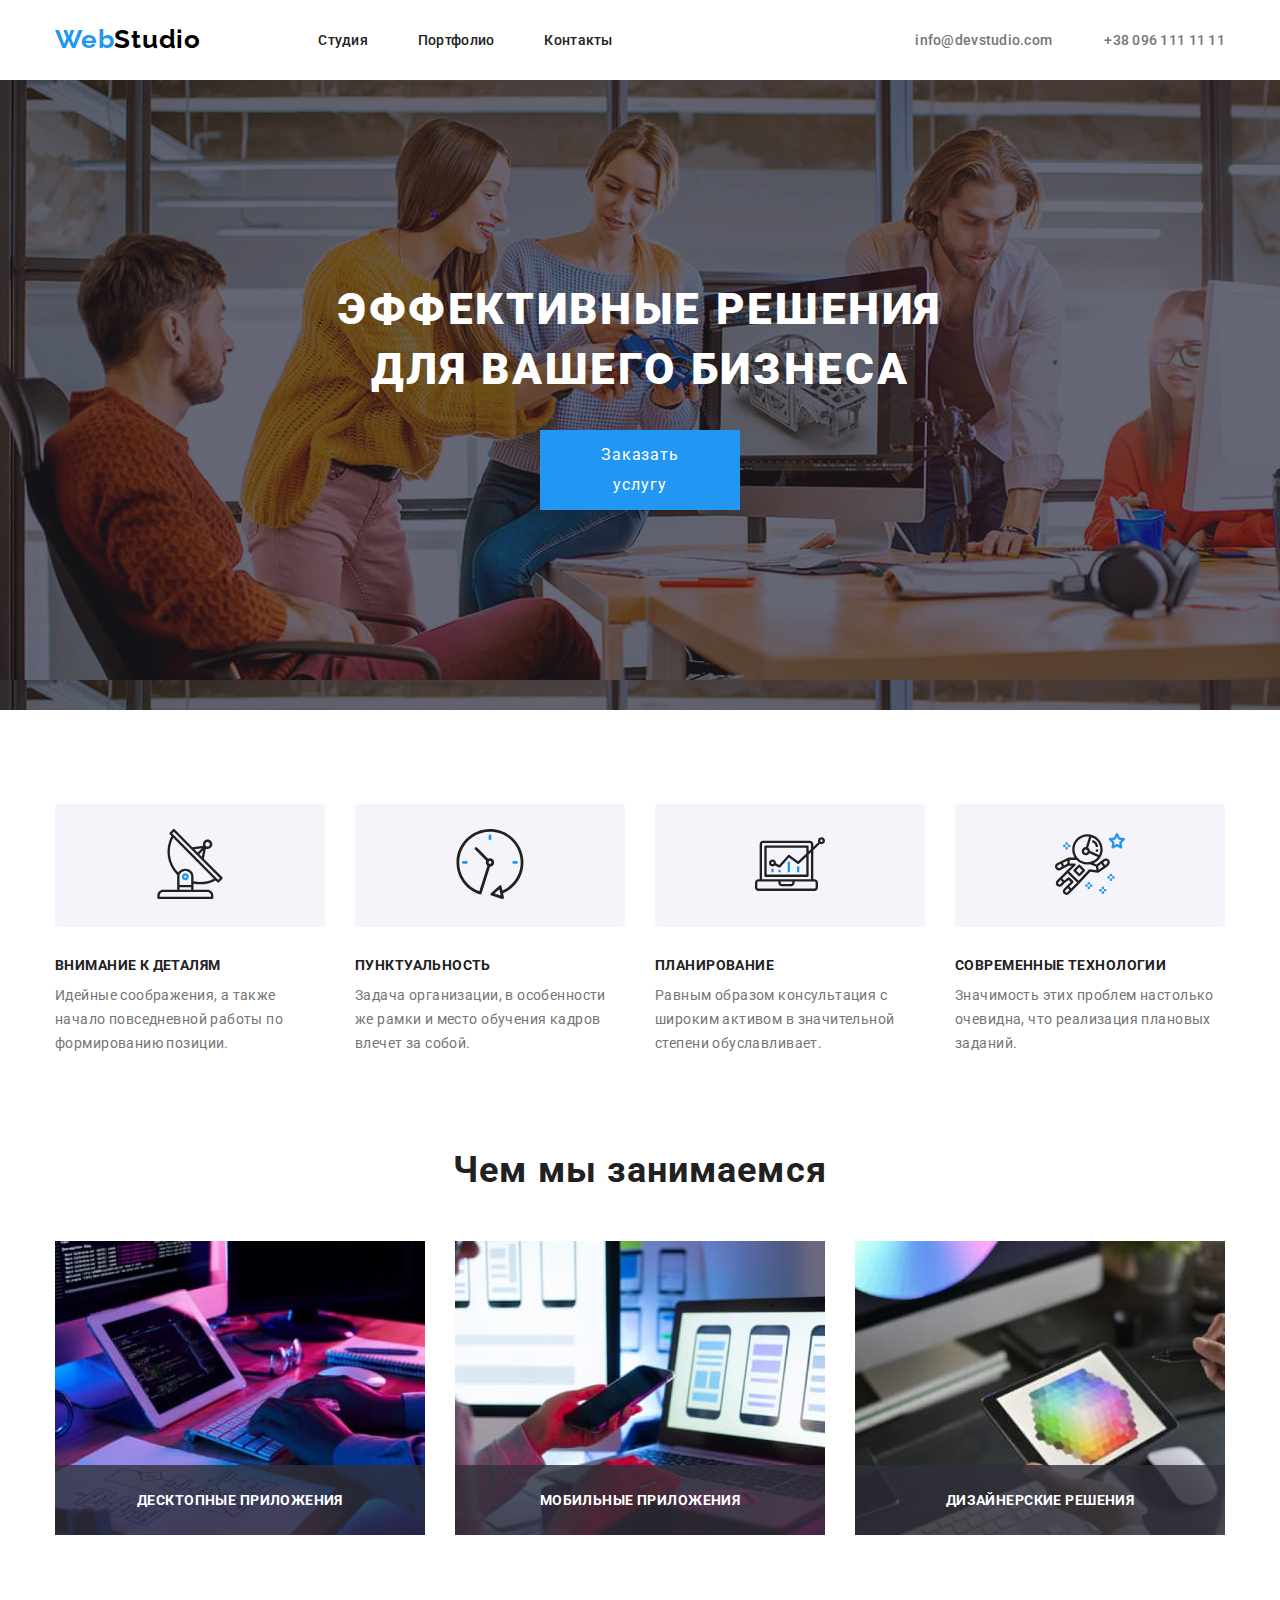
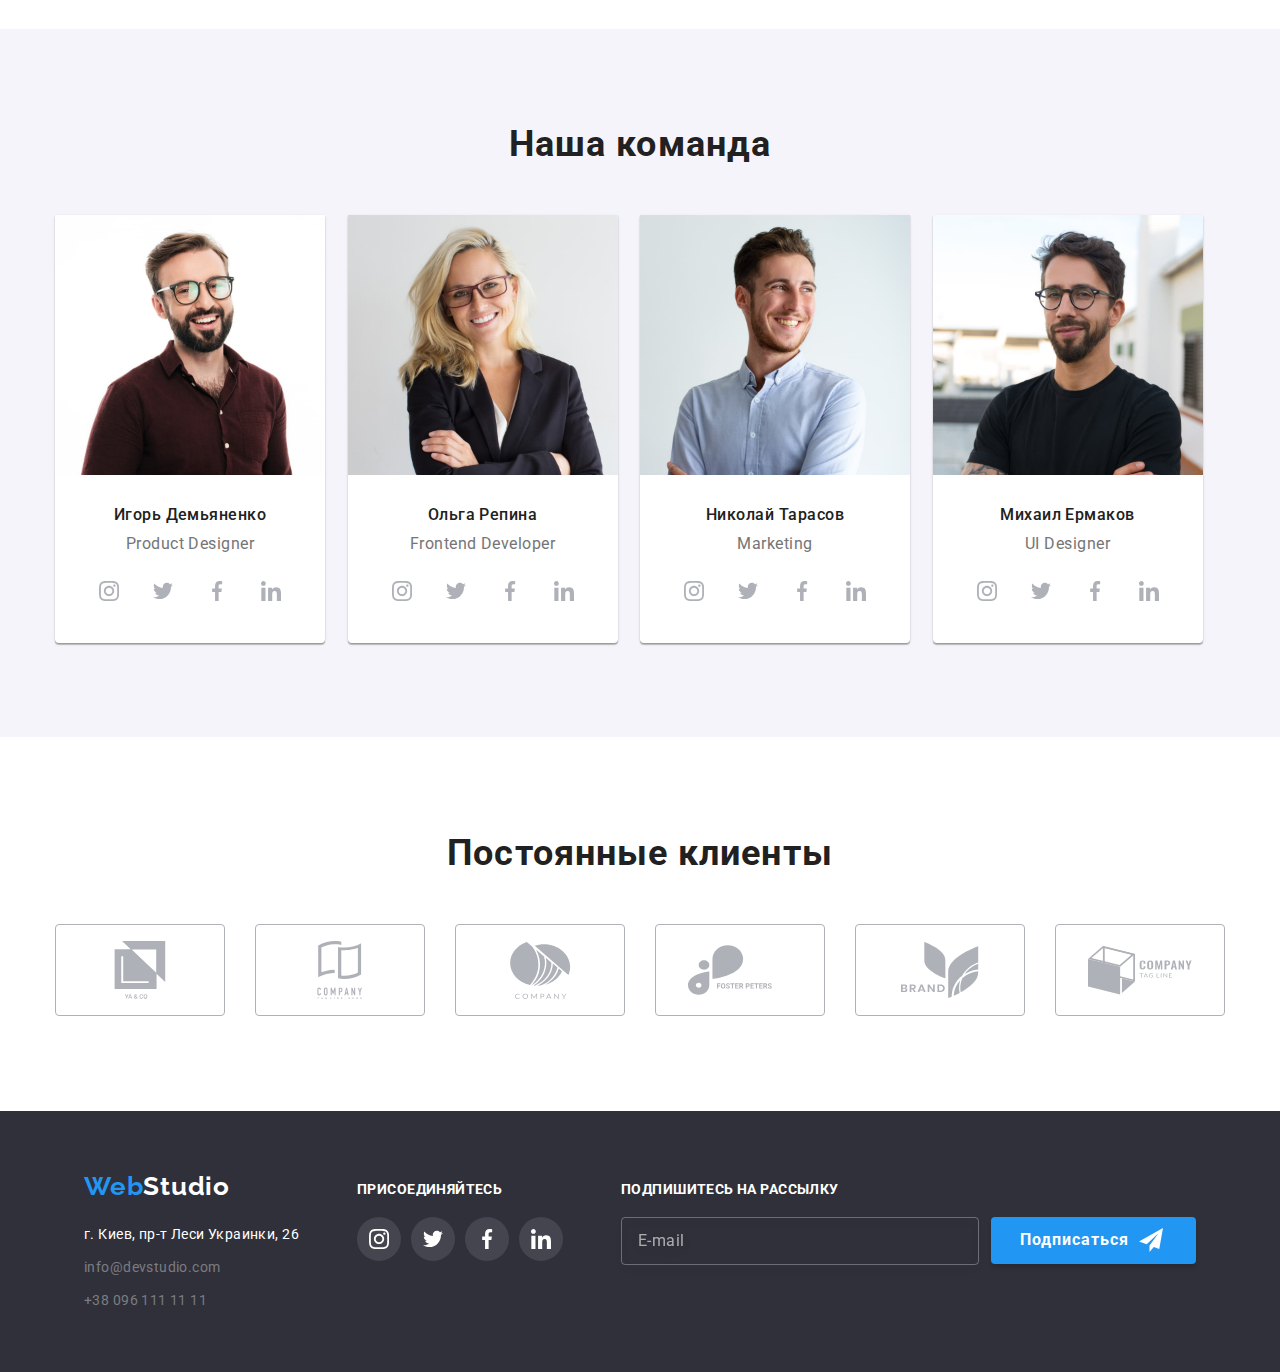
<file: index.html>
<!DOCTYPE html>
<html lang="ru">

<head>
    <meta charset="UTF-8">
    <meta http-equiv="X-UA-Compatible" content="IE=edge">
    <meta name="viewport" content="width=device-width, initial-scale=1.0">
    <title>Document</title>
    <link rel="preconnect" href="https://fonts.googleapis.com">
    <link rel="preconnect" href="https://fonts.gstatic.com" crossorigin>
    <link
        href="https://fonts.googleapis.com/css2?family=Raleway:wght@700&family=Roboto:wght@400;500;700;900&display=swap"
        rel="stylesheet">
    <link rel="stylesheet"
        href="https://cdnjs.cloudflare.com/ajax/libs/modern-normalize/1.1.0/modern-normalize.min.css">
    <link rel="stylesheet" href="https://cdnjs.cloudflare.com/ajax/libs/animate.css/4.1.1/animate.min.css" />
    <link rel="stylesheet" href="css/styles.css" />
</head>

<body class="page-body">
    <!-- Шапка сайта -->
    <header class="header">
        <div class="container">
            <div class="main-nav">
                <a href="index.html" class="logo">
                    <span class="logo-span-accent">Web</span>Studio
                </a>
                <nav class="header-nav">

                    <ul class="header-list">
                        <li class="header-item">
                            <a class="header-link" href="#">Студия</a>
                        </li>

                        <li class="header-item">
                            <a class="header-link" href="portfolio.html">Портфолио</a>
                        </li>

                        <li class="header-item">
                            <a class="header-link" href="#">Контакты</a>
                        </li>
                    </ul>
                </nav>
                <ul class="header-right">
                    <li class="header-right-item">
                        <a class="header-email" href="mailto:info@devstudio.com">info@devstudio.com</a>
                    </li>
                    <li class="header-right-item">
                        <a class="header-tel" href="tel:+380961111111">+38 096 111 11 11</a>
                    </li>
                </ul>
            </div>


        </div>
    </header>

    <main class="main">
        <!-- Герой -->
        <section class="hero">
            <h1 class="hero-title">Эффективные решения для вашего бизнеса</h1>
            <button class="modal-btn btn btn-hero" type="button" data-modal-open>Заказать услугу</button>
        </section>

        <!-- Преимущества -->
        <section class="features">
            <div class="container">
                <div class="features-wrap">
                    <div class="features-block">
                        <div class="features-block-icon"><img src="images/satelit.svg" alt=""></div>
                        <p class="features-title">Внимание к деталям</p>
                        <p class="features-text">Идейные соображения, а также начало повседневной работы по формированию
                            позиции.</p>
                    </div>
                    <div class="features-block">
                        <div class="features-block-icon"><img src="images/oclock.svg" alt=""></div>
                        <p class="features-title">Пунктуальность</p>
                        <p class="features-text">Задача организации, в особенности же рамки и место обучения кадров
                            влечет за собой.</p>
                    </div>
                    <div class="features-block">
                        <div class="features-block-icon"><img src="images/desctop.svg" alt=""></div>
                        <p class="features-title">Планирование</p>
                        <p class="features-text"> Равным образом консультация с широким активом в значительной степени
                            обуславливает.</p>
                    </div>
                    <div class="features-block">
                        <div class="features-block-icon"><img src="images/tehnology.svg" alt=""></div>
                        <p class="features-title">Современные технологии</p>
                        <p class="features-text">Значимость этих проблем настолько очевидна, что реализация плановых
                            заданий.</p>
                    </div>

                </div>
            </div>
        </section>

        <!-- О нас -->
        <section class="about">
            <div class="container">
                <h2 class="about-title title">Чем мы занимаемся</h2>
                <ul class="about-list">
                    <li class="about-item">
                        <img src="images/s2-img-1.jpg" alt="Экран планшета и руки за клавиатурой">
                        <p class="about-item-descript">Десктопные приложения</p>
                    </li>
                    <li class="about-item">
                        <img src="images/s2-img-2.jpg" alt="Экран монитора ноутбука и смартфон в левой руке">
                        <p class="about-item-descript">Мобильные приложения</p>
                    </li>
                    <li class="about-item">
                        <img src="images/s2-img-3.jpg" alt="Таблет в руке">
                        <p class="about-item-descript">Дизайнерские решения</p>
                    </li>
                </ul>
            </div>
        </section>

        <!-- Наша Команда -->
        <section class="team">
            <div class="container">
                <h2 class="team-title title">Наша команда</h2>
                <div class="team-list">
                    <div class="team-item">
                        <img src="images/s3-img-1.jpg" alt="Фото сотрудника">
                        <div class="team-item-content">
                            <p class="team-name">Игорь Демьяненко</p>
                            <p class="team-text">Product Designer</p>
                            <div class="item-social team-item-social">
                                <a href="" class="item-social-link team-item-link">
                                    <svg class="social-icon" width="20" height="20">
                                        <use href="images/sprite.svg#icon-instagram"></use>
                                    </svg>
                                </a>
                                <a href="" class="item-social-link team-item-link">
                                    <svg class="social-icon" width="20" height="20">
                                        <use href="images/sprite.svg#icon-twitter"></use>
                                    </svg>
                                </a>
                                <a href="" class="item-social-link team-item-link">
                                    <svg class="social-icon" width="20" height="20">
                                        <use href="images/sprite.svg#icon-facebook"></use>
                                    </svg>
                                </a>
                                <a href="" class="item-social-link team-item-link">
                                    <svg class="social-icon" width="20" height="20">
                                        <use href="images/sprite.svg#icon-linkedin"></use>
                                    </svg>
                                </a>
                            </div>
                        </div>
                    </div>
                    <div class="team-item">
                        <img src="images/s3-img-2.jpg" alt="Фото сотрудника">
                        <div class="team-item-content">
                            <p class="team-name">Ольга Репина</p>
                            <p class="team-text">Frontend Developer</p>
                            <div class="item-social team-item-social">
                                <a href="" class="item-social-link team-item-link">
                                    <svg class="social-icon" width="20" height="20">
                                        <use href="images/sprite.svg#icon-instagram"></use>
                                    </svg>
                                </a>
                                <a href="" class="item-social-link team-item-link">
                                    <svg class="social-icon" width="20" height="20">
                                        <use href="images/sprite.svg#icon-twitter"></use>
                                    </svg>
                                </a>
                                <a href="" class="item-social-link team-item-link">
                                    <svg class="social-icon" width="20" height="20">
                                        <use href="images/sprite.svg#icon-facebook"></use>
                                    </svg>
                                </a>
                                <a href="" class="item-social-link team-item-link">
                                    <svg class="social-icon" width="20" height="20">
                                        <use href="images/sprite.svg#icon-linkedin"></use>
                                    </svg>
                                </a>
                            </div>
                        </div>
                    </div>
                    <div class="team-item">
                        <img src="images/s3-img-3.jpg" alt="Фото сотрудника">
                        <div class="team-item-content">
                            <p class="team-name">Николай Тарасов</p>
                            <p class="team-text">Marketing</p>
                            <div class="item-social team-item-social">
                                <a href="" class="item-social-link team-item-link">
                                    <svg class="social-icon" width="20" height="20">
                                        <use href="images/sprite.svg#icon-instagram"></use>
                                    </svg>
                                </a>
                                <a href="" class="item-social-link team-item-link">
                                    <svg class="social-icon" width="20" height="20">
                                        <use href="images/sprite.svg#icon-twitter"></use>
                                    </svg>
                                </a>
                                <a href="" class="item-social-link team-item-link">
                                    <svg class="social-icon" width="20" height="20">
                                        <use href="images/sprite.svg#icon-facebook"></use>
                                    </svg>
                                </a>
                                <a href="" class="item-social-link team-item-link">
                                    <svg class="social-icon" width="20" height="20">
                                        <use href="images/sprite.svg#icon-linkedin"></use>
                                    </svg>
                                </a>
                            </div>
                        </div>
                    </div>
                    <div class="team-item">
                        <img src="images/s3-img-4.jpg" alt="Фото сотрудника">
                        <div class="team-item-content">
                            <p class="team-name">Михаил Ермаков<p>
                                    <p class="team-text">UI Designer</p>
                                    <div class="item-social team-item-social">
                                        <a href="" class="item-social-link team-item-link">
                                            <svg class="social-icon" width="20" height="20">
                                                <use href="images/sprite.svg#icon-instagram"></use>
                                            </svg>
                                        </a>
                                        <a href="" class="item-social-link team-item-link">
                                            <svg class="social-icon" width="20" height="20">
                                                <use href="images/sprite.svg#icon-twitter"></use>
                                            </svg>
                                        </a>
                                        <a href="" class="item-social-link team-item-link">
                                            <svg class="social-icon" width="20" height="20">
                                                <use href="images/sprite.svg#icon-facebook"></use>
                                            </svg>
                                        </a>
                                        <a href="" class="item-social-link team-item-link">
                                            <svg class="social-icon" width="20" height="20">
                                                <use href="images/sprite.svg#icon-linkedin"></use>
                                            </svg>
                                        </a>
                                    </div>
                        </div>
                    </div>
                    <div>
                    </div>
        </section>

        <!-- Клиенты -->
        <section class="clients">
            <div class="container">
                <p class="clients-title">Постоянные клиенты</p>
                <ul class="clients-list">
                    <li class="clients-item">
                        <svg class="clients-icon">
                            <use href="images/client-icon.svg#icon-YA-CO"></use>
                        </svg>
                    </li>
                    <li class="clients-item">
                        <svg class="clients-icon">
                            <use href="images/client-icon.svg#icon-TAGLINE-HERE"></use>
                        </svg>
                    </li>
                    <li class="clients-item">
                        <svg class="clients-icon">
                            <use href="images/client-icon.svg#icon-COMPANY"></use>
                        </svg>
                    </li>
                    <li class="clients-item">
                        <svg class="clients-icon">
                            <use href="images/client-icon.svg#icon-FOSTER-PETERS"></use>
                        </svg>
                    </li>
                    <li class="clients-item">
                        <svg class="clients-icon">
                            <use href="images/client-icon.svg#icon-BRAND"></use>
                        </svg>
                    </li>
                    <li class="clients-item">
                        <svg class="clients-icon">
                            <use href="images/client-icon.svg#icon-TAG-LINE"></use>
                        </svg>
                    </li>
                </ul>
            </div>
        </section>
    </main>

    <!-- Подвал страницы -->
    <footer class="footer">
        <div class="container">
            <div class="footer-wrapper">
                <div class="footer-block">
                    <a class="logo footer-logo" href="#">
                        <span class="logo-span-accent">Web</span>Studio
                    </a>
                    <address class="address">
                        <ul class="footer-list list">
                            <li class="footer-item">
                                <a class="footer-link" href="https://goo.gl/maps/FqjRZBNGZoHjRdbG6" target="_blank"
                                    rel="noopener noreferrer">г. Киев, пр-т Леси Украинки, 26</a>
                            </li>
                            <li class="footer-item">
                                <a class="footer-link" href="mailto:info@devstudio.com">info@devstudio.com</a>
                            </li>
                            <li class="footer-item">
                                <a class="footer-link" href="tel:+380961111111">+38 096 111 11 11</a>
                            </li>
                        </ul>
                    </address>
                </div>
                <div class="footer-block footer-block-sicial">
                    <p class="footer-title">присоединяйтесь</p>
                    <div class="item-social footer-item-social">

                        <a href="" class="item-social-link footer-item-link">
                            <svg class="social-icon" width="20" height="20">
                                <use href="images/sprite.svg#icon-instagram"></use>
                            </svg>
                        </a>
                        <a href="" class="item-social-link footer-item-link">
                            <svg class="social-icon" width="20" height="20">
                                <use href="images/sprite.svg#icon-twitter"></use>
                            </svg>
                        </a>
                        <a href="" class="item-social-link footer-item-link">
                            <svg class="social-icon" width="20" height="20">
                                <use href="images/sprite.svg#icon-facebook"></use>
                            </svg>
                        </a>
                        <a href="" class="item-social-link footer-item-link">
                            <svg class="social-icon" width="20" height="20">
                                <use href="images/sprite.svg#icon-linkedin"></use>
                            </svg>
                        </a>
                    </div>
                </div>
                <div class="footer-block subscribe">
                    <p class="footer-title">Подпишитесь на рассылку</p>
                    <form class="footer-form">
                        <label class="subscribe-label">
                            <input class="subscribe-input" type="email" name="email" placeholder="E-mail">
                        </label>
                        <button class="subscribe-btn">Подписаться
                            <svg class="send-icon" width="24" height="24">
                                <use href="images/symbol-defs.svg#icon-airplane"></use>
                            </svg>
                        </button>
                    </form>
                </div>
            </div>
        </div>
    </footer>

    <!-- Модальное окно -->
    <div class="backdrop is-hidden" data-modal>
        <div class="modal">
            <button type="button" class="close-btn" data-modal-close>
                <svg class="close-btn-icon" height="30" width="30">
                    <use href="images/symbol-defs.svg#icon-close-x-btn"></use>
                </svg>
            </button>
            <form action="" class="modal-form">
                <p class="modal-form-title">Оставьте свои данные, мы вам перезвоним</p>
                <label class="modal-form-field">Имя
                    <span class="modal-form-wrapper">
                        <input type="text" class="modal-form-input" name="user-name" minlength="2"
                            pattern="[a-zA-Zёа-яЁА-Я]+" title="Имя должно содержать сиимволы кирилицы или латыни"
                            required>
                        <svg class="modal-form-icon" width="18" height="18">
                            <use href="images/symbol-defs.svg#icon-person"></use>
                        </svg>
                        </sppan>
                </label>
                <label class="modal-form-field">Телефон
                    <span class="modal-form-wrapper">
                        <input type="tel" class="modal-form-input" name="user-name"
                            pattern="[0-9]{3}-[0-9]{3}-[0-9]{2}-[0-9]{2}" title="096-000-00-00" required>
                        <svg class="modal-form-icon" width="18" height="18">
                            <use href="images/symbol-defs.svg#icon-phone"></use>
                        </svg>
                    </span>
                </label>
                <label class="modal-form-field">Почта
                    <span class="modal-form-wrapper">
                        <input type="email" class="modal-form-input" name="user-name" required>
                        <svg class="modal-form-icon" width="18" height="18">
                            <use href="images/symbol-defs.svg#icon-email"></use>
                        </svg>
                    </span>
                </label>
                <label class="modal-form-field">Комментарий
                    <textarea name="user-massage" class="modal-form-message" placeholder="Введите текст"></textarea>
                </label>
                <input type="checkbox" class="modal-form-checkbox visually-hidden" id="accept-policy">
                <label for="accept-policy" class="modal-form-checkboox-lable">Соглашаюсь с рассылкой и принимаю&nbsp;
                    <a href="" class="accept-policy-link">Условия договора</a>
                </label>
                <div class="button-form">
                    <button type="submit" class="btn form-btn">Отправить</button>
                </div>
            </form>

        </div>
    </div>

    <script src="js/modal.js"></script>
</body>

</html>
</file>
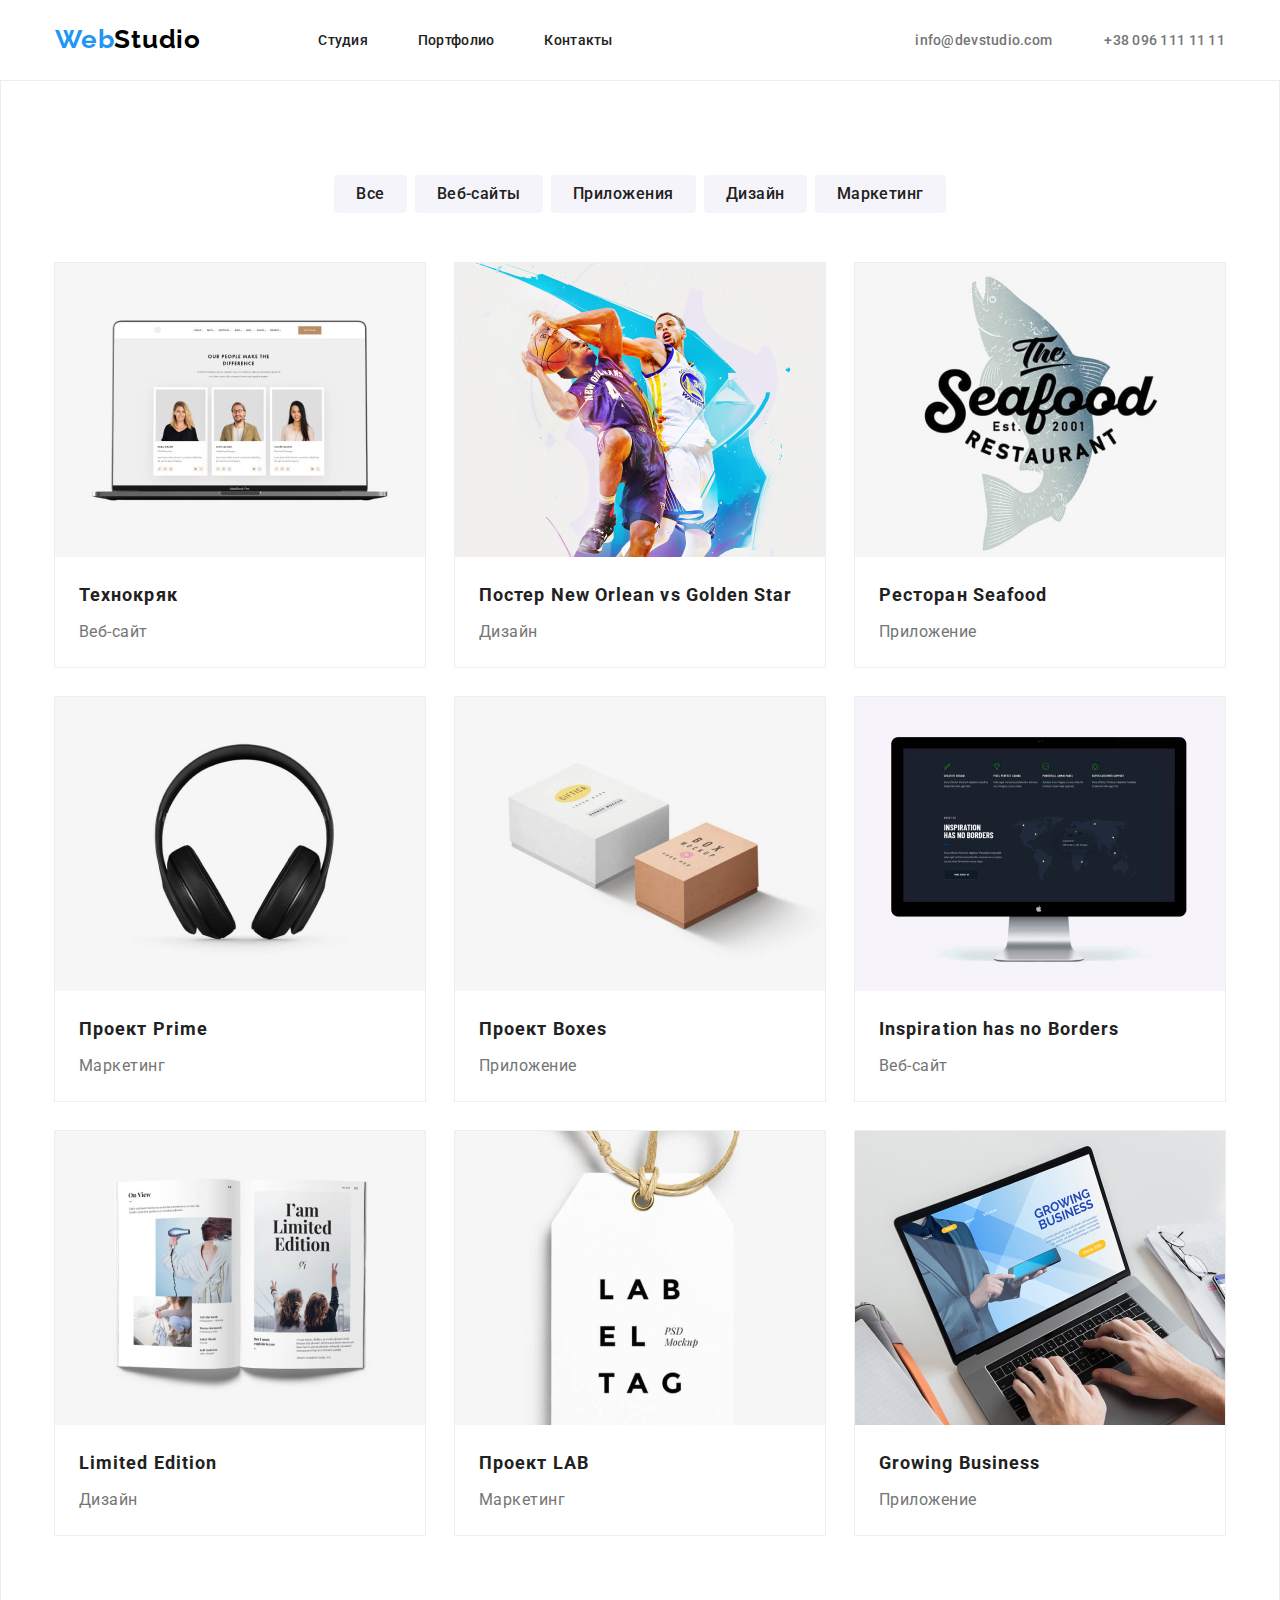
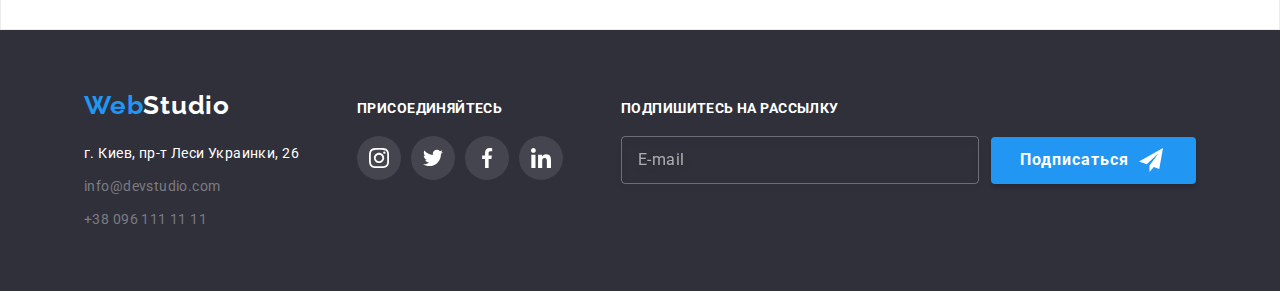
<file: portfolio.html>
<!DOCTYPE html>
<html lang="en">

<head>
    <meta charset="UTF-8">
    <meta http-equiv="X-UA-Compatible" content="IE=edge">
    <meta name="viewport" content="width=device-width, initial-scale=1.0">
    <title>Document</title>
    <link rel="preconnect" href="https://fonts.googleapis.com">
    <link rel="preconnect" href="https://fonts.gstatic.com" crossorigin>
    <link
        href="https://fonts.googleapis.com/css2?family=Raleway:wght@700&family=Roboto:wght@400;500;700;900&display=swap"
        rel="stylesheet">
    <link rel="stylesheet"
        href="https://cdnjs.cloudflare.com/ajax/libs/modern-normalize/1.1.0/modern-normalize.min.css">
    <link rel="stylesheet" href="./css/styles.css" />
</head>

<body>
    <!-- Шапка сайта -->
    <header class="header">
        <div class="container">
            <div class="main-nav">
                <a href="index.html" class="logo">
                    <span class="logo-span-accent">Web</span>Studio
                </a>
                <nav class="header-nav">

                    <ul class="header-list">
                        <li class="header-item">
                            <a class="header-link" href="#">Студия</a>
                        </li>

                        <li class="header-item">
                            <a class="header-link" href="#">Портфолио</a>
                        </li>

                        <li class="header-item">
                            <a class="header-link" href="#">Контакты</a>
                        </li>
                    </ul>
                </nav>
                <ul class="header-right">
                    <li class="header-right-item">
                        <a class="header-email" href="mailto:info@devstudio.com">info@devstudio.com</a>
                    </li>
                    <li class="header-right-item">
                        <a class="header-tel" href="tel:+380961111111">+38 096 111 11 11</a>
                    </li>
                </ul>
            </div>
        </div>
    </header>
    <section class="portfolio section">
        <!-- Портфолио -->
        <div class="container">
            <ul class="gallery-menu">
                <li><button class="gallery-button" type="button">Все</button></li>
                <li><button class="gallery-button" type="button">Веб-сайты</button></li>
                <li><button class="gallery-button" type="button">Приложения</button></li>
                <li><button class="gallery-button" type="button">Дизайн</button></li>
                <li><button class="gallery-button" type="button">Маркетинг</button></li>
            </ul>
            <ul class="card-set">
                <li class="gallery-item">
                  <article class="card">
                      <div class="card-thumb">
                        <img src="./images/profile-img-1.jpg" width="370" alt="Экран ноутбука"></a>
                        <p class="card-overlay">Технокряк это современная площадка распространения коронавируса. Компании используют эту платформу для цифрового шпионажа и атак на защищённые сервера конкурентов.</p>
                      </div>
                      <div class="card-content">
                        <h3 class="card-name">Технокряк</h3>
                        <p class="card-text">Веб-сайт</p>
                      </div>
                  </article>
                </li>
                <li class="gallery-item">
                   <article class="card">
                       <div class="card-thumb">
                         <a href=""> <img src="./images/profile-img-2.jpg" width="370" alt="Постер"></a>
                         <p class="card-overlay">Технокряк это современная площадка распространения коронавируса. Компании используют эту платформу для цифрового шпионажа и атак на защищённые сервера конкурентов.</p>
                       </div>
                       <div class="card-content">
                         <h3 class="card-name">Постер <span lang="en">New Orlean vs Golden Star</span></h3>
                         <p class="card-text">Дизайн</p>
                       </div>
                   </article>
                </li>
                <li class="gallery-item">
                   <article class="card">
                       <div class="card-thumb">
                         <a href=""> <img src="./images/profile-img-3.jpg" width="370" alt="Реклама ресторана"></a>
                         <p class="card-overlay">Технокряк это современная площадка распространения коронавируса. Компании используют эту платформу для цифрового шпионажа и атак на защищённые сервера конкурентов.</p>
                       </div>
                       <div class="card-content">
                         <h3 class="card-name">Ресторан <span lang="en">Seafood</span></h3>
                         <p class="card-text">Приложение</p>
                       </div>
                   </article>
                </li>
                <li class="gallery-item">
                   <article class="card">
                        <div class="card-thumb">
                         <a href=""> <img src="./images/profile-img-4.jpg" width="370" alt="Наушники"></a>
                         <p class="card-overlay">Технокряк это современная площадка распространения коронавируса. Компании используют эту платформу для цифрового шпионажа и атак на защищённые сервера конкурентов.</p>
                        </div>
                        <div class="card-content">
                         <h3 class="card-name">Проект <span lang="en">Prime</span></h3>
                         <p class="card-text">Маркетинг</p>
                        </div>
                   </article>
                </li>
                <li class="gallery-item">
                   <article class="card">
                        <div class="card-thumb">
                         <a href=""> <img src="./images/profile-img-5.jpg" width="370" alt="Коробки"></a>
                         <p class="card-overlay">Технокряк это современная площадка распространения коронавируса. Компании используют эту платформу для цифрового шпионажа и атак на защищённые сервера конкурентов.</p>
                        </div>
                        <div class="card-content">
                         <h3 class="card-name">Проект <span lang="en">Boxes</span></h3>
                         <p class="card-text">Приложение</p>
                        </div>
                   </article>
                </li>
                <li class="gallery-item">
                   <article class="card"> 
                        <div class="card-thumb">
                         <a href=""> <img src="./images/profile-img-6.jpg" width="370" alt="Экран монитора"></a>
                         <p class="card-overlay">Технокряк это современная площадка распространения коронавируса. Компании используют эту платформу для цифрового шпионажа и атак на защищённые сервера конкурентов.</p>
                        </div>
                        <div class="card-content">
                         <h3 class="card-name" lang="en">Inspiration has no Borders</h3>
                         <p class="card-text">Веб-сайт</p>
                        </div>
                   </article>
                </li>
                <li class="gallery-item">
                   <article class="card">
                        <div class="card-thumb">
                         <a href=""> <img src="./images/profile-img-7.jpg" width="370" alt="Страницы журнала"></a>
                         <p class="card-overlay">Технокряк это современная площадка распространения коронавируса. Компании используют эту платформу для цифрового шпионажа и атак на защищённые сервера конкурентов.</p>
                        </div>
                        <div class="card-content">
                    <h3 class="card-name" lang="en">Limited Edition</h3>
                    <p class="card-text">Дизайн</p>
                        </div>
                   </article>
                </li>
                <li class="gallery-item">
                    <article class="card">
                        <div class="card-thumb">
                          <a href=""> <img src="./images/profile-img-8.jpg" width="370" alt="Этикетка"></a>
                          <p class="card-overlay">Технокряк это современная площадка распространения коронавируса. Компании используют эту платформу для цифрового шпионажа и атак на защищённые сервера конкурентов.</p>
                        </div>
                        <div class="card-content">
                    <h3 class="card-name" lang="en">Проект LAB</h3>
                    <p class="card-text">Маркетинг</p>
                        </div>
                    </article>
                </li>
                <li class="gallery-item">
                   <article class="card">
                        <div class="card-thumb">
                         <a href=""> <img src="./images/profile-img-9.jpg" width="370" alt="Руки на клавиатуре"></a>
                         <p class="card-overlay">Технокряк это современная площадка распространения коронавируса. Компании используют эту платформу для цифрового шпионажа и атак на защищённые сервера конкурентов.</p>
                        </div>
                        <div class="card-content">
                          <h3 class="card-name" lang="en">Growing Business</h3>
                          <p class="card-text">Приложение</p>
                        </div>
                   </article>
                </li>
            </ul>
        </div>
    </section>
    <!-- Подвал страницы -->
    <footer class="footer">
        <div class="container">
            <div class="footer-wrapper">
                <div class="footer-block">
                    <a class="logo footer-logo" href="#">
                        <span class="logo-span-accent">Web</span>Studio
                    </a>
                    <address class="address">
                        <ul class="footer-list list">
                            <li class="footer-item">
                                <a class="footer-link" href="https://goo.gl/maps/FqjRZBNGZoHjRdbG6" target="_blank"
                                    rel="noopener noreferrer">г. Киев, пр-т Леси Украинки, 26</a>
                            </li>
                            <li class="footer-item">
                                <a class="footer-link" href="mailto:info@devstudio.com">info@devstudio.com</a>
                            </li>
                            <li class="footer-item">
                                <a class="footer-link" href="tel:+380961111111">+38 096 111 11 11</a>
                            </li>
                        </ul>
                    </address>
                </div>
                <div class="footer-block footer-block-sicial">
                    <p class="footer-title">присоединяйтесь</p>
                    <div class="item-social footer-item-social">

                        <a href="" class="item-social-link footer-item-link">
                            <svg class="social-icon" width="20" height="20">
                                <use href="images/sprite.svg#icon-instagram"></use>
                            </svg>
                        </a>
                        <a href="" class="item-social-link footer-item-link">
                            <svg class="social-icon" width="20" height="20">
                                <use href="images/sprite.svg#icon-twitter"></use>
                            </svg>
                        </a>
                        <a href="" class="item-social-link footer-item-link">
                            <svg class="social-icon" width="20" height="20">
                                <use href="images/sprite.svg#icon-facebook"></use>
                            </svg>
                        </a>
                        <a href="" class="item-social-link footer-item-link">
                            <svg class="social-icon" width="20" height="20">
                                <use href="images/sprite.svg#icon-linkedin"></use>
                            </svg>
                        </a>
                    </div>
                </div>
                <div class="footer-block subscribe">
                    <p class="footer-title">Подпишитесь на рассылку</p>
                    <form class="footer-form">
                        <label class="subscribe-label">
                            <input class="subscribe-input" type="email" name="email" placeholder="E-mail" >
                        </label>
                        <button class="subscribe-btn">Подписаться
                            <svg class="send-icon" width="24" height="24">
                                <use href="images/symbol-defs.svg#icon-airplane"></use>
                            </svg>
                        </button>
                    </form>
                </div>
            </div>
        </div>
    </footer>
</body>

</html>
</file>
<file: css/styles.css>
:root {
  --main-title-color: #ffffff;
  --secondary-title-color: #212121;
  --main-text-color: #757575;
  --accent-color: #2196f3;
  --background-grey: #f5f4fa;


  --card-set-gap: 30px;
  --card-background-color: #ffffff;
  --card-boarder-color: #eeeeee;
}

body {
  color: var(--secondary-title-color);
  font-family: "Roboto", sans-serif;
  font-weight: 400;
  font-style: normal;
  font-size: 14px;
  line-height: 16px;
}

* {
  margin: 0;
  padding: 0;
  box-sizing: border-box;
}

.btn,
button {
  border: none;
  outline: none;
  background: transparent;
  cursor: pointer;
}

a {
  text-decoration: none;
  color: #000;
}

ul {
  list-style: none;
}

img {
  display: block;
  width: 100%;
}

/* Стили для index.html */

.title {
  font-weight: 700;
  font-size: 36px;
  line-height: 1.16;
  text-align: center;
  letter-spacing: 0.03em;
  color: var(--secondary-title-color);
}

/*------------CONTAINER-----------------*/

.container {
  max-width: 1170px;
  margin: 0 auto;
}

/*------------------HEADER-----------------*/
.header {
  padding: 24px 0 25px 0;
}

.header-nav {
  width: 53.8%;
  padding-left: 93px;
}

.main-nav {
  display: flex;
  align-items: center;
  justify-content: space-between;
}

.header-nav .logo {
  display: inline-block;
}

/*------------------LOGO-------------------*/

.logo {
  width: 14.5%;
  font-family: "Raleway", sans-serif;
  font-weight: 700;
  font-size: 26px;
  line-height: 31px;
  letter-spacing: 0.03em;
}

.logo-span-accent {
  color: var(--accent-color);
}

.header-link {
  color: var(--secondary-title-color);
  font-weight: 500;
  letter-spacing: 0.02em;
  position: relative;
  display: inline-block;
  cursor: pointer;
}

.header-link::after {
  content: '';
  position: absolute;
  display: inline-block;
  z-index: 2;
  width: 100%;
  height: 4px;
  left: 0;
  right: 0;
  bottom: -33px;
  background: transparent;
  border-radius: 2px;
  -webkit-border-radius: 2px;
  -moz-border-radius: 2px;
  -ms-border-radius: 2px;
  -o-border-radius: 2px;
}

.header-link:hover::after {
  background: #2196F3;
}

.header-link:hover,
.header-link:focus {
  color: var(--accent-color);
}

.header-list {
  display: flex;
}

.header-item:not(:last-child) {
  margin-right: 50px;
}

.header-email,
.header-tel {
  font-weight: 500;

  letter-spacing: 0.02em;
  color: var(--main-text-color);
}

.header-right {
  width: 31.6%;
  display: flex;
  justify-content: space-between;
  padding-left: 60px;
}

.header-email:hover,
.header-email:focus,
.header-tel:hover,
.header-tel:focus {
  color: var(--accent-color);
}

/*-----------------HERO-----------------*/

.hero {
  background: url(../images/bgheader.jpg);
  padding: 200px 0;
  position: relative;
  z-index: 0;
}

.hero::after {
  content: "";
  position: absolute;
  top: 0;
  right: 0;
  bottom: 0;
  left: 0;
  background: #2F303A60;
  z-index: 1;
}

.hero-title {
  font-weight: 900;
  font-size: 44px;
  line-height: 1.36;
  text-align: center;
  letter-spacing: 0.06em;
  text-transform: uppercase;
  color: var(--main-title-color);
  width: 696px;
  margin: 0 auto 30px auto;
  position: relative;
  z-index: 2;
}

/*----------------BUTTON---------------*/

.btn-hero {
  font-size: 16px;
  line-height: 30px;
  letter-spacing: 0.06em;
  color: var(--main-title-color);
  background-color: var(--accent-color);
  display: block;
  margin: 0 auto;
  width: 200px;
  padding: 10px 32px;
  position: relative;
  z-index: 2;
}

/*------------FEATURES-----------------*/
.features {
  padding: 94px 0;
}

.features-wrap {
  display: flex;
  justify-content: space-between;
}

.features-block {
  width: 270px;
}

.features-block-icon {
  text-align: center;
  margin-bottom: 30px;
  background: #F5F4FA;
  border-radius: 4px;
  padding: 25px 0;
}

.features-block-icon img {
  width: auto;
  display: inline-block;
}

.features-title {
  margin-bottom: 10px;
  font-weight: 700;
  letter-spacing: 0.03em;
  text-transform: uppercase;
  color: var(--secondary-title-color);
}

.features-text {
  letter-spacing: 0.03em;
  color: var(--main-text-color);
  line-height: 24px;
}

/*------------ABOUT-----------------*/
.about {
  padding-bottom: 94px;
}

.about-title {
  margin-bottom: 50px;
  font-weight: 700;
  font-size: 36px;
  line-height: 42px;
  text-align: center;
  letter-spacing: 0.03em;

  color: var(--secondary-title-color);
}

.about-list {
  display: flex;
  justify-content: space-between;
}

.about-item {
  width: 370px;
  position: relative;
}

.about-item-descript {
  position: absolute;
  left: 0;
  right: 0;
  bottom: 0;
  padding: 27px 0;
  text-align: center;
  background: rgba(47, 48, 58, 0.8);
  font-weight: bold;
  letter-spacing: 0.03em;
  text-transform: uppercase;
  color: #FFFFFF;
}

/*------------TEAM-----------------*/
.team {
  padding: 94px 0;
  background-color: #F5F4FA;
}

.team-title {
  margin-bottom: 50px;
  font-weight: 700;
  font-size: 36px;
  line-height: 42px;
  text-align: center;
  letter-spacing: 0.03em;

  color: var(--secondary-title-color);
}

.team-list {
  display: flex;
  justify-content: space-between;
}

.team-item {
  width: 270px;
  background: #FFFFFF;
  box-shadow: 0px 1px 3px rgba(0, 0, 0, 0.12),
    0px 1px 1px rgba(0, 0, 0, 0.14),
    0px 2px 1px rgba(0, 0, 0, 0.2);
  border-radius: 0px 0px 4px 4px;
}

.team-name {
  font-weight: 500;
  font-size: 16px;
  line-height: 19px;
  text-align: center;
  letter-spacing: 0.03em;
  color: var(--secondary-title-color);
  margin-bottom: 10px;
}

.team-text {
  font-size: 16px;
  line-height: 19px;
  text-align: center;
  letter-spacing: 0.03em;
  color: var(--main-text-color);
}

.team-item-content {
  margin-top: 30px;
  margin-bottom: 30px;
}

.item-social {
  display: flex;
  justify-content: space-between;
  width: 206px;
  margin: 16px auto 0px;
}

.item-social-link {
  width: 44px;
  height: 44px;
  display: flex;
  align-items: center;
  justify-content: center;
}

.team-item-link img {
  width: auto;
}

.item-social-link:hover,
.item-social-link:focus {
  background: #2196F3;
  border-radius: 50%;
  -webkit-border-radius: 50%;
  -moz-border-radius: 50%;
  -ms-border-radius: 50%;
  -o-border-radius: 50%;
}

.social-icon {
  fill: #AFB1B8;
}

.team-item-link:hover .social-icon,
.team-item-link:focus .social-icon {
  fill: #FFFFFF;
}

/*------------ CLIENTS -----------------*/

.clients {
  padding: 95px 0;
}

.clients-title {
  font-weight: 700;
  font-size: 36px;
  line-height: 42px;
  text-align: center;
  letter-spacing: 0.03em;
  color: var(--secondary-title-color);
  margin-bottom: 50px;
}

.clients-list {
  display: flex;
  justify-content: space-between;
}

.clients-item {
  width: 170px;
  height: 92px;
  padding: 16px 32px;
  border: 1px solid #AFB1B8;
  box-sizing: border-box;
  display: flex;
  justify-content: center;
  border-radius: 4px;
  -webkit-border-radius: 4px;
  -moz-border-radius: 4px;
  -ms-border-radius: 4px;
  -o-border-radius: 4px;
  cursor: pointer;
}

.clients-icon {
  fill: #AFB1B8;
}

.clients-item:hover {
  border: 1px solid #2196F3;
}

.clients-item:hover .clients-icon,
.clients-item:focus .clients-icon {
  fill: #2196F3;
}

/*------------FOOTER-----------------*/
.footer {
  padding: 60px 0;
  background-color: #2f303a;
}

.footer-wrapper {
  display: flex;
  justify-content: space-around;
}

.footer-logo {
  color: var(--main-title-color);
  margin-bottom: 20px;
  display: block;
}

.footer-link {
  font-size: 14px;
  line-height: 24px;
  letter-spacing: 0.03em;
  color: var(--main-title-color);
  font-style: normal;
}

.footer-item:nth-child(2) .footer-link,
.footer-item:last-child .footer-link {
  color: #ffffff60;
}

.footer-item:not(:last-child) {
  margin-bottom: 9px;
}

.footer-title {
  font-weight: 700;
  letter-spacing: 0.03em;
  text-transform: uppercase;
  color: var(--main-title-color);
  margin: 10px 0 20px 0;
}

.footer-item-link {
  border-radius: 50%;
  -webkit-border-radius: 50%;
  -moz-border-radius: 50%;
  -ms-border-radius: 50%;
  -o-border-radius: 50%;
  background: #ffffff1a;
}

.footer-item-link .social-icon {
  fill: var(--main-title-color);
}

form.footer-form {
  display: flex;
  align-items: center;
  justify-content: space-between;
}

.subscribe-input {
  border: 1px solid rgba(255, 255, 255, 0.3);
  outline: none;
  filter: drop-shadow(0px 4px 4px rgba(0, 0, 0, 0.15));
  -webkit-filter: drop-shadow(0px 4px 4px rgba(0, 0, 0, 0.15));
  padding: 15px 16px 15px 16px;
  width: 358px;
  border-radius: 4px;
  -webkit-border-radius: 4px;
  -moz-border-radius: 4px;
  -ms-border-radius: 4px;
  -o-border-radius: 4px;
  background: transparent;
}

::placeholder {
  font-size: 16px;
  line-height: 20px;
  letter-spacing: 0.03em;
  color: rgba(255, 255, 255, 0.6);
}

.subscribe-btn {
  width: 205px;
  padding: 8px 28px 9px 29px;
  margin-left: 12px;
  background: var(--accent-color);
  box-shadow: 0px 4px 4px rgb(0 0 0 / 15%);
  border-radius: 4px;
  -webkit-border-radius: 4px;
  -moz-border-radius: 4px;
  -ms-border-radius: 4px;
  -o-border-radius: 4px;
  font-weight: bold;
  font-size: 16px;
  line-height: 30px;
  display: flex;
  align-items: center;
  text-align: center;
  letter-spacing: 0.06em;
  color: var(--main-title-color);
}

.send-icon {
  margin-left: 10px;
}

/* Стили модального окна */
.backdrop {
  position: fixed;
  top: 0;
  left: 0;
  width: 100vw;
  height: 100vh;
  background-color: rgba(0, 0, 0, 0.2);
  transition: opacity 250ms linear, visability 250ms linear;
  -webkit-transition: opacity 250ms linear, visability 250ms linear;
  -moz-transition: opacity 250ms linear, visability 250ms linear;
  -ms-transition: opacity 250ms linear, visability 250ms linear;
  -o-transition: opacity 250ms linear, visability 250ms linear;
}

.modal {
  position: absolute;
  left: 50%;
  top: 50%;
  width: 528px;
  height: 580px;
  background-color: #fff;
  transform: translate(-50%, -50%);
  padding: 40px;
}

.modal-form {
  display: flex;
  flex-direction: column;
  align-items: center;
}

p.modal-form-title {
  font-weight: 700;
  font-size: 20px;
  line-height: 23px;
  text-align: center;
  letter-spacing: 0.03em;
  color: var(--secondary-title-color);
  margin-bottom: 12px;
}

.close-btn {
  position: absolute;
  top: 8px;
  right: 8px;
  height: 30px;
  width: 30px;
  border-radius: 50%;
  border: 1px solid rgba(0, 0, 0, 0.1);
  background-color: transparent;
  cursor: pointer;
  padding: 0;
  display: flex;
  align-items: center;
  justify-content: center;
}

.close-btn-icon {
  width: 11px;
}

.close-btn:hover .close-btn-icon {
  fill: var(--accent-color);
}

.is-hidden {
  opacity: 0;
  visibility: hidden;
  pointer-events: none;
}

.modal-form-field {
  width: 100%;
  font-size: 12px;
  line-height: 14px;
  letter-spacing: 0.01em;
  color: var(--main-text-color);
}

.modal-form-field:not(:last-child) {
  margin-bottom: 10px;
}

.modal-form-wrapper {
  display: block;
  position: relative;
  margin-top: 4px;
  height: 40px;
}

.modal-form-icon {
  position: absolute;
  left: 12px;
  top: 50%;
  transform: translateY(-50%);
}

.modal-form-input {
  border: 1px solid rgba(33, 33, 33, 0.2);
  box-sizing: border-box;
  padding: 11px 12px 11px 42px;
  width: 100%;
  border-radius: 4px;
  -webkit-border-radius: 4px;
  -moz-border-radius: 4px;
  -ms-border-radius: 4px;
  -o-border-radius: 4px;
  transition: border-color 250ms cubic-bezier(0.4, 0, 0.2, 1);
  -webkit-transition: border-color 250ms cubic-bezier(0.4, 0, 0.2, 1);
  -moz-transition: border-color 250ms cubic-bezier(0.4, 0, 0.2, 1);
  -ms-transition: border-color 250ms cubic-bezier(0.4, 0, 0.2, 1);
  -o-transition: border-color 250ms cubic-bezier(0.4, 0, 0.2, 1);
}

.modal-form-message {
  width: 100%;
  margin-top: 4px;
  height: 120px;
  border: 1px solid rgba(33, 33, 33, 0.2);
  border-radius: 4px;
  transition: border-color 250ms cubic-bezier(0.4, 0, 0.2, 1);
  padding: 12px 16px;
  resize: none;
}

.modal-form-message::placeholder {
  color: rgba(117, 117, 117, 0.5);
}

.modal-form-message:focus {
  outline: none;
  border-color: var(--accent-color);
}

.modal-form-input:focus {
  outline: none;
  border-color: var(--accent-color);
}

.modal-form-input:focus+.modal-form-icon {
  fill: var(--accent-color);
}

.modal-form-checkboox-lable {
  display: flex;
  justify-content: center;
  align-items: center;
  font-size: 14px;
  line-height: 24px;
  letter-spacing: 0.03em;
  margin-bottom: 30px;
  margin-top: 10px;
  color: var(--main-text-color);
}

.visually-hidden {
  padding: 0;
  border: none;
  overflow: hidden;
  width: 0;
  height: 0;
  position: absolute;
}

.accept-policy-link {
  color: var(--accent-color);

}

.modal-form-checkboox-lable::before {
  display: block;
  content: "";
  width: 16px;
  height: 15px;
  border: 2px solid #2a2a2a;
  cursor: pointer;
  margin-right: 7px;
  border-radius: 4px;
}

.modal-form-checkbox:checked+.modal-form-checkboox-lable::before {
  background-size: contain;
  background-position: center;
  border-color: var(--accent-color);
  background-color: var(--accent-color);
  background-image: url("../images/icon-check.svg");
  transition: background-color 250ms cubic-bezier(0.4, 0, 0.2, 1);
}

.button-form {
  display: flex;
  justify-content: space-between;
}

.form-btn {
  cursor: pointer;
  width: 200 px;
  letter-spacing: 0.06em;
  color: #FFFFFF;
  font-size: 16px;
  line-height: 30px;
  background: #2196F3;
  box-shadow: 0px 4px 4px rgb(0 0 0 / 15%);
  padding: 10px 55px;
  border-radius: 4px;
  -webkit-border-radius: 4px;
  -moz-border-radius: 4px;
  -ms-border-radius: 4px;
  -o-border-radius: 4px;
}



/* Стили для portfolio.html */
.portfolio {
  padding-top: 94px;
  border: 1px solid #ECECEC;
}

.gallery-button {
  color: var(--secondary-title-color);
  font-weight: 500;
  font-size: 16px;
  line-height: 26px;
  text-align: center;
  letter-spacing: 0.03em;
  background: var(--background-grey);
  border-radius: 4px;
  padding: 6px 22px;
  cursor: pointer;
}

.gallery-menu li:not(:last-child) {
  margin-right: 8px;
}

.gallery-button:hover,
.gallery-button:focus {
  color: var(--main-title-color);
  background-color: var(--accent-color);
  box-shadow: 0px 3px 1px rgba(0, 0, 0, 0.1), 0px 1px 2px rgba(0, 0, 0, 0.08), 0px 2px 2px rgba(0, 0, 0, 0.12);
}

/*------------GALLERY MENU-----------------*/

.gallery-menu {
  display: flex;
  justify-content: center;
  margin-bottom: 50px;
}

/*------------CARD SET-----------------*/

.card-set {
  display: flex;
  flex-wrap: wrap;
  justify-content: space-between;
  padding-bottom: 64px;
}

.gallery-item {
  width: 370px;
  background-color: var(--card-background-color);
  outline: 1px solid var(--card-boarder-color);
  margin-bottom: 30px;
  cursor: pointer;
}

.gallery-item:hover {
  box-shadow: 0px 1px 1px rgba(0, 0, 0, 0.12), 0px 4px 4px rgba(0, 0, 0, 0.06), 1px 4px 6px rgba(0, 0, 0, 0.16);
}

.card-thumb {
  position: relative;
  overflow: hidden;
}

.card-overlay {
  position: absolute;
  bottom: -300px;
  background: rgba(33, 150, 243, 0.9);
  z-index: -1;
  width: 100%;
  height: 100%;
  padding: 63px 24px;
  font-size: 18px;
  line-height: 28px;
  letter-spacing: 0.03em;
  color: var(--card-background-color);
  transition: 0.3s;
  -webkit-transition: 0.3s;
  -moz-transition: 0.3s;
  -ms-transition: 0.3s;
  -o-transition: 0.3s;
}

.gallery-item:hover .card-overlay {
  bottom: 0;
  z-index: 2;
  transition: 0.3s;
  -webkit-transition: 0.3s;
  -moz-transition: 0.3s;
  -ms-transition: 0.3s;
  -o-transition: 0.3s;
}

/*------------CARD-----------------*/
.card-name {
  font-weight: 700;
  font-size: 18px;
  line-height: 36px;
  letter-spacing: 0.06em;
  color: var(--secondary-title-color);
}

.card-text {
  margin-top: 4px;
  font-size: 16px;
  line-height: 30px;
  letter-spacing: 0.03em;
  color: var(--main-text-color);
}

.card-content {
  padding: 20px 24px;
}
</file>
